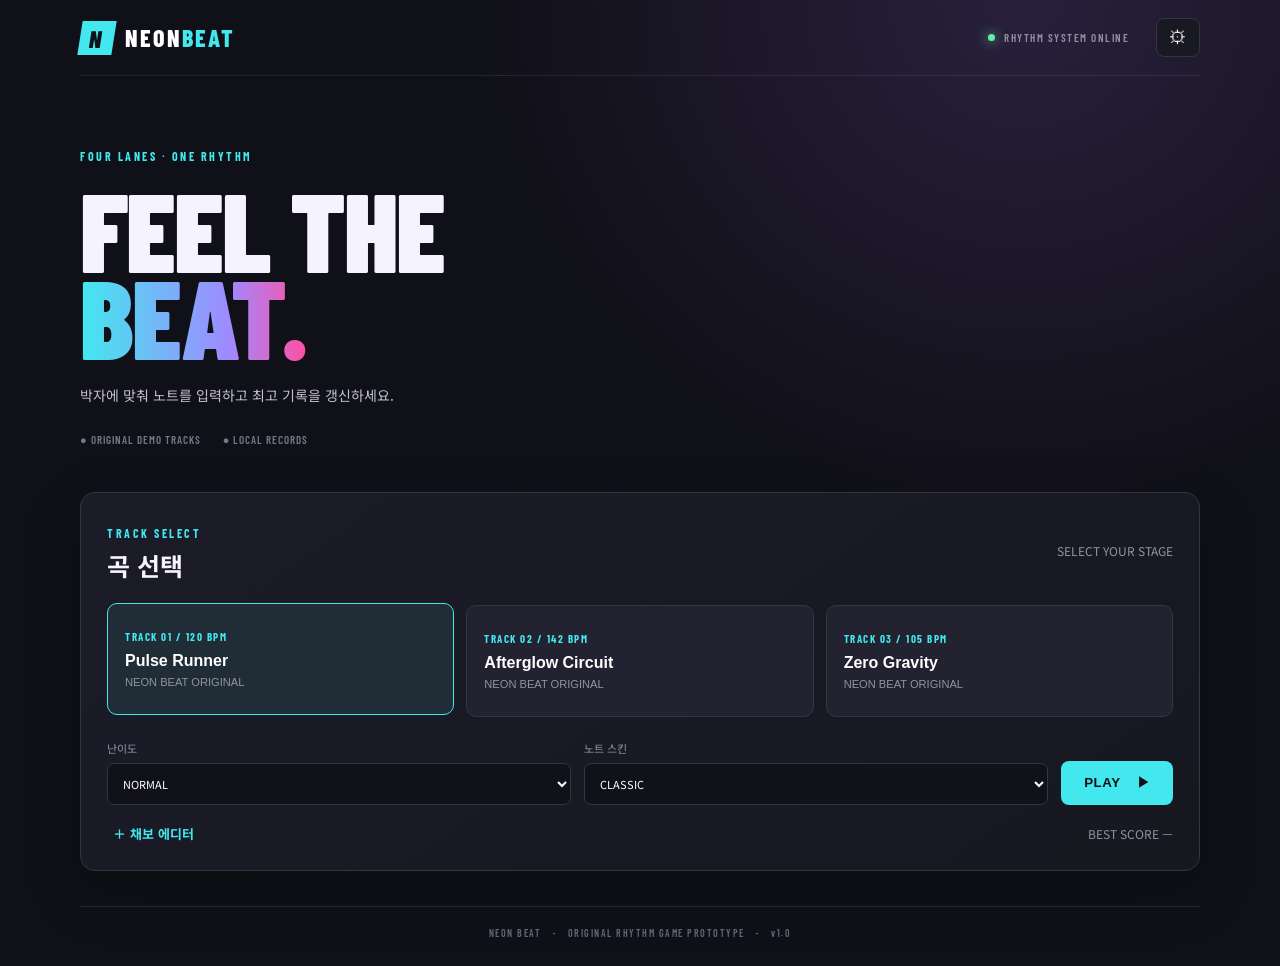
<file: index.html>
<!doctype html>
<html lang="ko">
<head>
  <meta charset="utf-8">
  <meta name="viewport" content="width=device-width, initial-scale=1">
  <meta name="theme-color" content="#101018">
  <title>NEON BEAT — Rhythm Game</title>
  <link rel="stylesheet" href="style.css">
</head>
<body>
  <div class="app-shell">
    <header class="topbar">
      <a class="brand" href="#" aria-label="NEON BEAT 홈"><span class="brand-mark">N</span><span>NEON<span class="accent">BEAT</span></span></a>
      <div class="top-actions"><span class="status-dot"></span><span>RHYTHM SYSTEM ONLINE</span><button id="settingsBtn" class="icon-btn" title="설정">⚙</button></div>
    </header>

    <main>
      <section id="homeScreen" class="screen active">
        <div class="hero">
          <div class="eyebrow">FOUR LANES · ONE RHYTHM</div>
          <h1>FEEL THE<br><span class="gradient-text">BEAT.</span></h1>
          <p>박자에 맞춰 노트를 입력하고 최고 기록을 갱신하세요.</p>
          <div class="hero-meta"><span>● ORIGINAL DEMO TRACKS</span><span>● LOCAL RECORDS</span></div>
        </div>
        <div class="select-panel">
          <div class="section-heading"><div><span class="eyebrow">TRACK SELECT</span><h2>곡 선택</h2></div><span class="muted">SELECT YOUR STAGE</span></div>
          <div id="songList" class="song-list"></div>
          <div class="play-controls">
            <label>난이도<select id="difficulty"><option value="easy">EASY</option><option value="normal" selected>NORMAL</option><option value="hard">HARD</option><option value="expert">EXPERT</option></select></label>
            <label>노트 스킨<select id="skin"><option value="classic">CLASSIC</option><option value="arrows">ARROWS</option><option value="minimal">MINIMAL</option></select></label>
            <button id="playBtn" class="primary-btn">PLAY <span>▶</span></button>
          </div>
          <div class="home-bottom"><button id="editorBtn" class="text-btn">＋ 채보 에디터</button><span id="bestRecord" class="muted">BEST SCORE —</span></div>
        </div>
      </section>

      <section id="gameScreen" class="screen">
        <div class="game-head"><button id="backBtn" class="text-btn">← 나가기</button><div class="track-now"><span class="eyebrow">NOW PLAYING</span><strong id="playingTitle">—</strong></div><div class="score-box"><span>SCORE</span><strong id="score">000000</strong></div></div>
        <div class="stage-wrap"><canvas id="gameCanvas" width="960" height="640" aria-label="리듬 게임 플레이 영역"></canvas><div id="countdown" class="countdown">3</div><div id="pauseOverlay" class="overlay hidden"><h2>PAUSED</h2><button id="resumeBtn" class="primary-btn">계속하기</button></div><div id="resultOverlay" class="overlay hidden"><span class="eyebrow">STAGE CLEAR</span><h2 id="resultRank">A RANK</h2><strong id="resultScore">000000</strong><p id="resultAccuracy">정확도 100%</p><button id="retryBtn" class="primary-btn">다시 플레이</button><button id="resultHomeBtn" class="text-btn">곡 선택으로</button></div></div>
        <div class="game-stats"><div><span>COMBO</span><strong id="combo">0</strong></div><div><span>ACCURACY</span><strong id="accuracy">100.0%</strong></div><div><span>MISS</span><strong id="missCount">0</strong></div><div><span>JUDGEMENT</span><strong id="judgement">READY</strong></div><div class="fever-wrap"><span>FEVER</span><div class="fever-bar"><i id="feverFill"></i></div></div></div>
        <div class="health-panel"><span>PLAYER</span><div class="health-bar"><i id="healthFill"></i></div><span>RIVAL</span></div>
        <div class="game-foot"><span>← ↓ ↑ →</span><span>노트가 판정선에 닿을 때 입력하세요</span><button id="pauseBtn" class="text-btn">Ⅱ 일시정지</button></div>
      </section>

      <section id="editorScreen" class="screen">
        <div class="section-heading"><div><span class="eyebrow">CHART WORKSHOP</span><h2>채보 에디터</h2></div><button id="editorBackBtn" class="text-btn">← 돌아가기</button></div>
        <div class="editor-card"><p>간단한 사용자 채보를 만들 수 있어요. 아래 버튼으로 노트를 추가하고 JSON을 복사해 보관하세요.</p><div class="editor-controls"><label>곡 이름<input id="chartName" value="My Custom Chart" maxlength="40"></label><label>BPM<input id="chartBpm" type="number" min="60" max="240" value="120"></label><label>노트 시간(초)<input id="chartTime" type="number" min="0" step="0.1" value="1"></label><label>레인<select id="chartLane"><option value="0">← LEFT</option><option value="1">↓ DOWN</option><option value="2">↑ UP</option><option value="3">→ RIGHT</option></select></label></div><div class="editor-actions"><button id="addNoteBtn" class="primary-btn">＋ 노트 추가</button><button id="exportChartBtn" class="secondary-btn">JSON 복사</button><button id="clearChartBtn" class="secondary-btn">초기화</button></div><pre id="chartOutput" class="chart-output">[]</pre><p class="muted small">채보는 현재 브라우저에 임시 저장됩니다. 복사한 JSON은 별도로 보관하세요.</p></div>
      </section>

      <section id="settingsScreen" class="screen">
        <div class="section-heading"><div><span class="eyebrow">CONFIGURATION</span><h2>설정</h2></div><button id="settingsBackBtn" class="text-btn">← 돌아가기</button></div>
        <div class="settings-card"><h3>키 바인딩</h3><p class="muted">각 버튼을 누른 뒤 원하는 키를 입력하세요.</p><div id="keySettings" class="key-settings"></div><label class="toggle-row"><span>타격음</span><input id="soundToggle" type="checkbox" checked></label><label class="toggle-row"><span>판정선 효과</span><input id="effectsToggle" type="checkbox" checked></label><button id="resetKeysBtn" class="secondary-btn">기본 키로 초기화</button></div>
      </section>
    </main>
    <footer>NEON BEAT <span>·</span> ORIGINAL RHYTHM GAME PROTOTYPE <span>·</span> v1.0</footer>
  </div>
  <script src="game.js"></script>
</body>
</html>
</file>
<file: style.css>
@import url('https://fonts.googleapis.com/css2?family=Barlow+Condensed:wght@500;600;700;800;900&family=Noto+Sans+KR:wght@400;500;700;900&display=swap');
:root{--bg:#101018;--panel:#191923;--panel2:#20202d;--line:#343443;--text:#f5f3ff;--muted:#9292a6;--cyan:#42e8ee;--pink:#ff4fa3;--yellow:#ffe16a}
*{box-sizing:border-box}body{margin:0;background:radial-gradient(ellipse at 80% 0%,#29203c 0,transparent 38%),var(--bg);color:var(--text);font-family:'Noto Sans KR',sans-serif;min-height:100vh}.app-shell{max-width:1180px;margin:auto;padding:0 30px}.topbar{height:76px;display:flex;align-items:center;justify-content:space-between;border-bottom:1px solid #ffffff16}.brand{display:flex;align-items:center;gap:11px;color:white;text-decoration:none;font:800 24px 'Barlow Condensed',sans-serif;letter-spacing:2px}.brand-mark{display:grid;place-items:center;width:34px;height:34px;background:var(--cyan);color:#101018;transform:skew(-9deg);font-size:24px}.accent{color:var(--cyan)}.top-actions{display:flex;align-items:center;gap:9px;color:var(--muted);font:600 11px 'Barlow Condensed';letter-spacing:1.5px}.status-dot{width:7px;height:7px;border-radius:50%;background:#61edaa;box-shadow:0 0 12px #61edaa}.icon-btn{margin-left:18px;border:1px solid var(--line);background:var(--panel);color:white;border-radius:8px;padding:8px 12px;cursor:pointer;font-size:18px}.screen{display:none;padding:48px 0 35px}.screen.active{display:block}.hero{padding:25px 0 46px;position:relative}.eyebrow{font:700 12px 'Barlow Condensed';letter-spacing:2.5px;color:var(--cyan)}h1{font:900 clamp(64px,10vw,112px)/.78 'Barlow Condensed',sans-serif;letter-spacing:-2px;margin:22px 0 25px}.gradient-text{background:linear-gradient(90deg,var(--cyan),#9e8bff 65%,var(--pink));background-clip:text;color:transparent}.hero p{color:#c1bfd0;font-size:14px}.hero-meta{display:flex;gap:22px;margin-top:28px;color:#77778b;font:600 11px 'Barlow Condensed';letter-spacing:1px}.select-panel,.editor-card,.settings-card{background:linear-gradient(145deg,#1c1c29,#171720);border:1px solid var(--line);border-radius:15px;padding:26px;box-shadow:0 20px 60px #0003}.section-heading{display:flex;align-items:center;justify-content:space-between;margin-bottom:22px}.section-heading h2{font-size:25px;margin:4px 0 0}.muted{color:var(--muted);font-size:12px}.song-list{display:grid;grid-template-columns:repeat(3,1fr);gap:12px}.song-card{border:1px solid var(--line);background:#222230;border-radius:10px;padding:17px;text-align:left;color:white;cursor:pointer;transition:.18s;min-height:112px}.song-card:hover,.song-card.selected{border-color:var(--cyan);background:#202d37;transform:translateY(-2px)}.song-card .song-no{font:700 11px 'Barlow Condensed';color:var(--cyan);letter-spacing:1.5px}.song-card strong{display:block;font-size:16px;margin:8px 0 4px}.song-card small{color:var(--muted)}.play-controls{display:flex;align-items:end;gap:13px;margin-top:23px}.play-controls label,.editor-controls label{display:flex;flex-direction:column;gap:7px;color:var(--muted);font-size:11px;flex:1}select,input{background:#11111a;color:white;border:1px solid var(--line);border-radius:7px;padding:11px;font:inherit;min-width:0}.primary-btn,.secondary-btn{border:0;border-radius:8px;padding:13px 23px;background:var(--cyan);color:#101018;font-weight:900;cursor:pointer;letter-spacing:.5px}.primary-btn:hover{filter:brightness(1.12)}.primary-btn span{margin-left:12px}.secondary-btn{background:#30303e;color:#e8e7f3;border:1px solid #48485a}.home-bottom{display:flex;justify-content:space-between;align-items:center;margin-top:18px}.text-btn{background:none;border:0;color:var(--cyan);cursor:pointer;font:700 13px 'Noto Sans KR'}.game-head{display:flex;align-items:center;justify-content:space-between;margin-bottom:16px}.track-now{display:flex;flex-direction:column;align-items:center;gap:4px}.score-box{display:flex;flex-direction:column;text-align:right}.score-box span,.game-stats span{font:700 10px 'Barlow Condensed';letter-spacing:1.5px;color:var(--muted)}.score-box strong{font:800 26px 'Barlow Condensed';color:var(--yellow)}.game-stats{display:grid;grid-template-columns:repeat(4,1fr) 1.5fr;gap:10px;margin:13px 0 10px}.game-stats>div{background:var(--panel);border:1px solid var(--line);border-radius:8px;padding:9px 13px;display:flex;flex-direction:column;gap:3px}.game-stats strong{font:700 20px 'Barlow Condensed'}.fever-wrap{justify-content:center}.fever-bar{height:7px;background:#393948;border-radius:9px;overflow:hidden;margin-top:4px}.fever-bar i{display:block;width:0;height:100%;background:linear-gradient(90deg,var(--pink),var(--yellow));transition:width .15s}.health-panel{display:flex;align-items:center;gap:12px;padding:10px 14px;background:var(--panel);border:1px solid var(--line);border-radius:9px;font:800 11px 'Barlow Condensed';letter-spacing:1.5px;color:var(--muted)}.health-bar{height:13px;flex:1;background:#393948;border-radius:20px;overflow:hidden;border:1px solid #ffffff20}.health-bar i{display:block;width:50%;height:100%;background:linear-gradient(90deg,#ff4f75,#ffe16a,#61edaa);transition:width .18s}.stage-wrap{position:relative;border:1px solid #444456;border-radius:12px;overflow:hidden;background:#10101a;box-shadow:0 15px 50px #0007}canvas{display:block;width:100%;height:auto;max-height:68vh}.countdown{position:absolute;inset:0;display:none;place-items:center;background:#101018aa;font:900 100px 'Barlow Condensed';color:var(--cyan);text-shadow:0 0 30px var(--cyan)}.countdown.show{display:grid}.overlay{position:absolute;inset:0;display:flex;flex-direction:column;align-items:center;justify-content:center;background:#101018ed;gap:13px}.overlay.hidden{display:none}.overlay h2{font:900 58px 'Barlow Condensed';margin:5px}.overlay>strong{font:800 32px 'Barlow Condensed';color:var(--yellow)}.game-foot{display:flex;justify-content:space-between;align-items:center;padding:13px 4px;color:var(--muted);font-size:12px}.game-foot span:first-child{color:var(--cyan);font-weight:900;letter-spacing:4px}.settings-card{max-width:650px}.settings-card h3{margin-top:0}.key-settings{display:grid;grid-template-columns:repeat(2,1fr);gap:10px;margin:20px 0}.key-row{display:flex;align-items:center;justify-content:space-between;background:#222230;padding:10px 13px;border-radius:8px}.key-row button{background:#101018;border:1px solid var(--cyan);border-radius:6px;color:var(--cyan);padding:7px 14px;min-width:65px;cursor:pointer}.toggle-row{display:flex;justify-content:space-between;padding:13px 0;border-top:1px solid var(--line);font-size:13px}.editor-card{max-width:850px}.editor-controls{display:grid;grid-template-columns:2fr 1fr 1fr 1fr;gap:12px;margin:22px 0}.editor-actions{display:flex;gap:10px}.chart-output{background:#0d0d14;border:1px solid var(--line);border-radius:8px;padding:14px;max-height:220px;overflow:auto;color:#a8e8e8;font-size:12px}.small{font-size:11px}footer{border-top:1px solid #ffffff16;padding:20px 0 27px;text-align:center;color:#666679;font:600 10px 'Barlow Condensed';letter-spacing:1.5px}footer span{color:var(--cyan);margin:0 8px}
@media(max-width:700px){.app-shell{padding:0 14px}.screen{padding-top:28px}.hero{padding:20px 0 30px}.song-list{grid-template-columns:1fr}.song-card{min-height:85px}.play-controls{display:grid;grid-template-columns:1fr 1fr}.play-controls .primary-btn{grid-column:1/-1}.game-stats{grid-template-columns:repeat(2,1fr)}.health-panel{gap:7px;padding:9px}.health-bar{height:11px}.editor-controls{grid-template-columns:1fr 1fr}.top-actions{font-size:9px}.select-panel,.editor-card,.settings-card{padding:17px}.game-foot{font-size:10px}.game-foot span:nth-child(2){display:none}}
</file>
